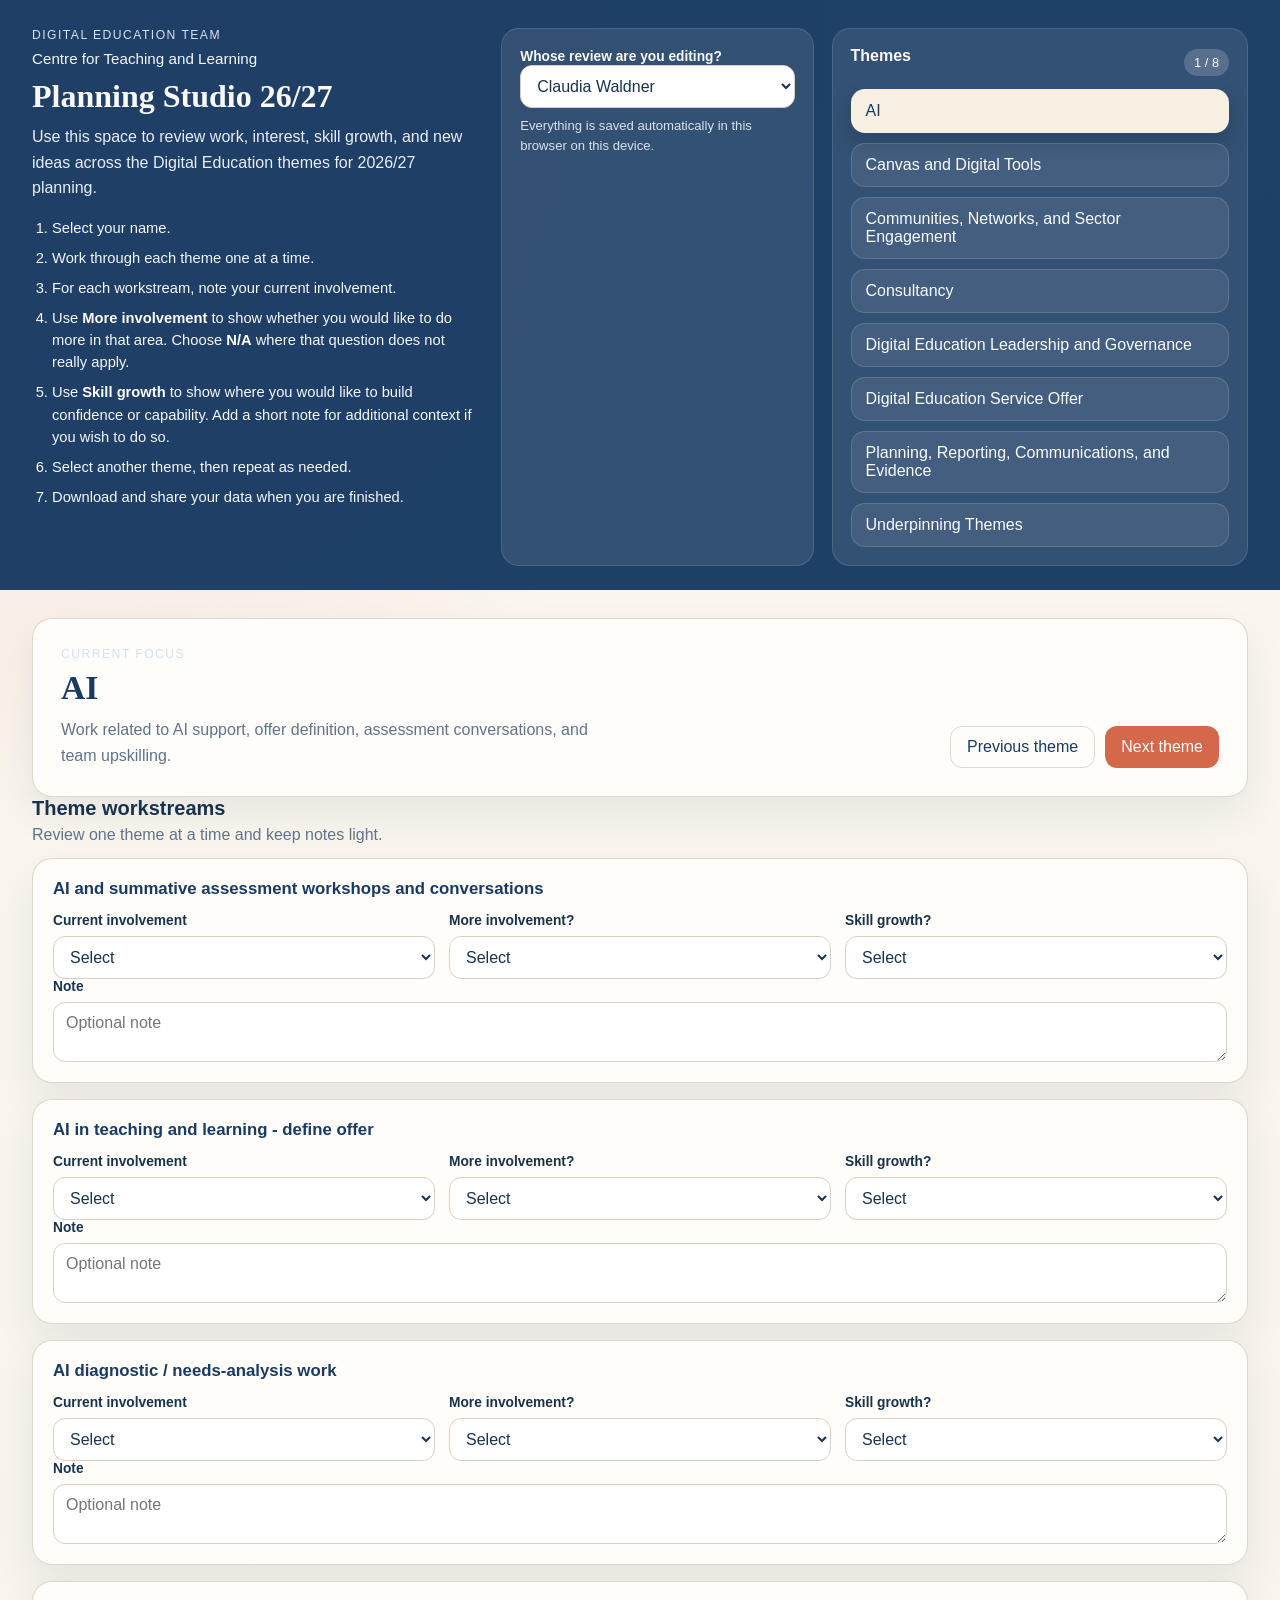
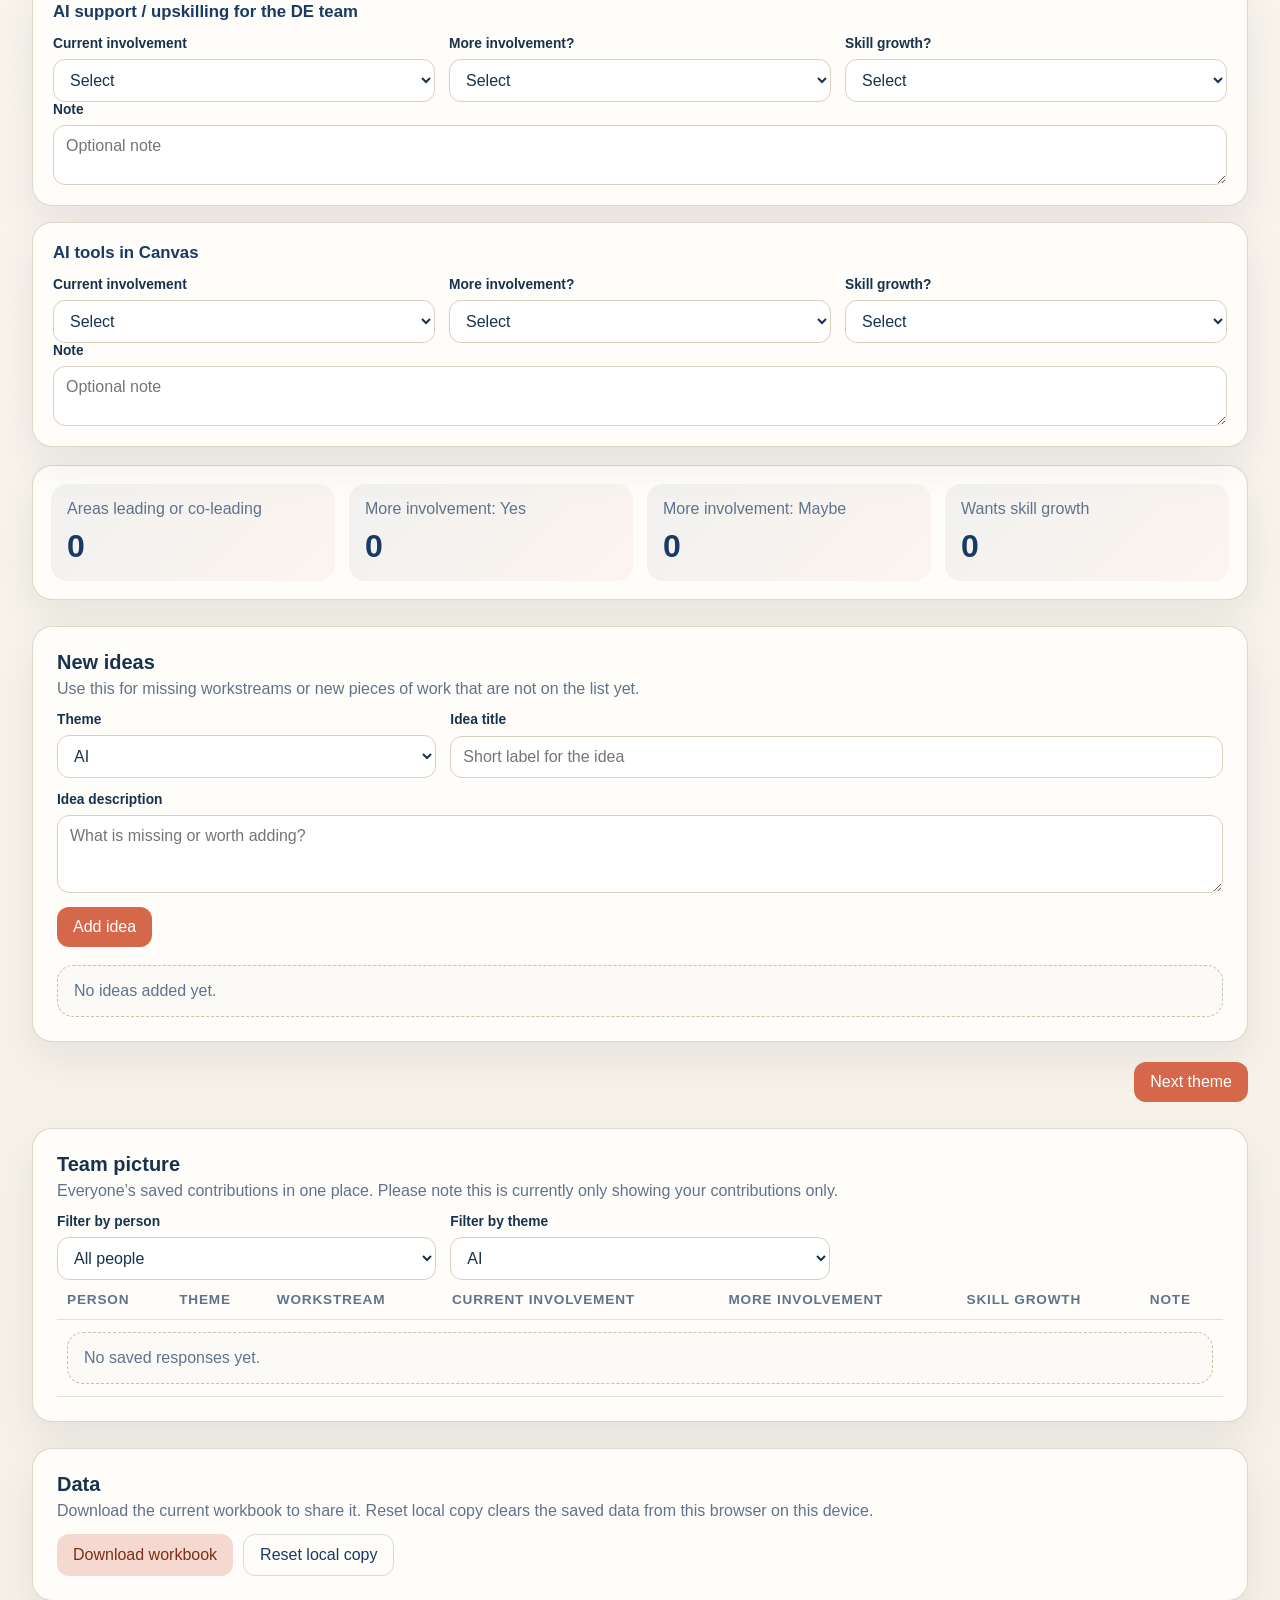
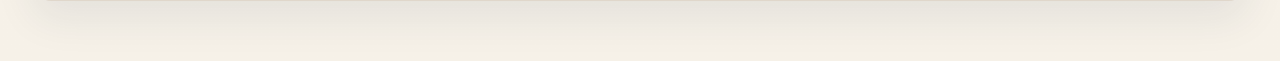
<file: index.html>
<!DOCTYPE html>
<html lang="en">
<head>
  <meta charset="UTF-8">
  <meta name="viewport" content="width=device-width, initial-scale=1.0">
  <title>Digital Education Planning 26/27</title>
  <link rel="stylesheet" href="./styles.css?v=20260706b">
</head>
<body>
  <div class="top-band">
    <div class="top-band-inner">
      <div class="brand-block">
        <p class="eyebrow">Digital Education Team</p>
        <p class="brand-subtitle">Centre for Teaching and Learning</p>
        <h1>Planning Studio 26/27</h1>
        <p class="intro">
          Use this space to review work, interest, skill growth, and new ideas across the Digital Education themes for 2026/27 planning.
        </p>
        <ol class="instruction-list">
          <li>Select your name.</li>
          <li>Work through each theme one at a time.</li>
          <li>For each workstream, note your current involvement.</li>
          <li>Use <strong>More involvement</strong> to show whether you would like to do more in that area. Choose <strong>N/A</strong> where that question does not really apply.</li>
          <li>Use <strong>Skill growth</strong> to show where you would like to build confidence or capability. Add a short note for additional context if you wish to do so.</li>
          <li>Select another theme, then repeat as needed.</li>
          <li>Download and share your data when you are finished.</li>
        </ol>
      </div>

      <section class="top-panel top-panel-person">
        <label class="field-label" for="personSelect">Whose review are you editing?</label>
        <select id="personSelect"></select>
        <p class="helper-text">Everything is saved automatically in this browser on this device.</p>
      </section>

      <section class="top-panel top-panel-themes">
        <div class="panel-title-row">
          <h2>Themes</h2>
          <span id="themeProgress" class="badge"></span>
        </div>
        <nav id="themeNav" class="theme-nav"></nav>
      </section>
    </div>
  </div>

  <main class="main-content">
      <header class="hero">
        <div>
          <p class="eyebrow">Current focus</p>
          <h2 id="themeTitle"></h2>
          <p id="themeDescription" class="hero-copy"></p>
        </div>
        <div class="hero-actions">
          <button id="prevThemeBtn" class="ghost-button">Previous theme</button>
          <button id="nextThemeBtn" class="primary-button">Next theme</button>
        </div>
      </header>

      <section>
        <div class="section-heading">
          <h3>Theme workstreams</h3>
          <p>Review one theme at a time and keep notes light.</p>
        </div>
        <div id="workstreamList" class="workstream-list"></div>
      </section>

      <section class="summary-strip">
        <article class="summary-card">
          <span class="summary-label">Areas leading or co-leading</span>
          <strong id="leadingCount">0</strong>
        </article>
        <article class="summary-card">
          <span class="summary-label">More involvement: Yes</span>
          <strong id="interestYesCount">0</strong>
        </article>
        <article class="summary-card">
          <span class="summary-label">More involvement: Maybe</span>
          <strong id="interestMaybeCount">0</strong>
        </article>
        <article class="summary-card">
          <span class="summary-label">Wants skill growth</span>
          <strong id="skillCount">0</strong>
        </article>
      </section>

      <section class="ideas-section">
        <div class="section-heading">
          <h3>New ideas</h3>
          <p>Use this for missing workstreams or new pieces of work that are not on the list yet.</p>
        </div>

        <form id="ideaForm" class="idea-form">
          <div class="form-row">
            <div class="field">
              <label class="field-label" for="ideaTheme">Theme</label>
              <select id="ideaTheme"></select>
            </div>
            <div class="field field-wide">
              <label class="field-label" for="ideaTitle">Idea title</label>
              <input id="ideaTitle" type="text" maxlength="120" placeholder="Short label for the idea">
            </div>
          </div>
          <div class="field">
            <label class="field-label" for="ideaDescription">Idea description</label>
            <textarea id="ideaDescription" rows="3" placeholder="What is missing or worth adding?"></textarea>
          </div>
          <div class="form-actions">
            <button type="submit" class="primary-button">Add idea</button>
          </div>
        </form>

        <div id="ideasList" class="ideas-list"></div>
      </section>

      <section class="footer-theme-nav">
        <div class="button-stack">
          <button id="nextThemeBtnBottom" class="primary-button">Next theme</button>
        </div>
      </section>

      <section class="team-section">
        <div class="section-heading">
          <h3>Team picture</h3>
          <p>Everyone’s saved contributions in one place. Please note this is currently only showing your contributions only.</p>
        </div>

        <div class="filters">
          <div class="field">
            <label class="field-label" for="teamFilterPerson">Filter by person</label>
            <select id="teamFilterPerson"></select>
          </div>
          <div class="field">
            <label class="field-label" for="teamFilterTheme">Filter by theme</label>
            <select id="teamFilterTheme"></select>
          </div>
        </div>

        <div class="table-wrap">
          <table>
            <thead>
              <tr>
                <th>Person</th>
                <th>Theme</th>
                <th>Workstream</th>
                <th>Current involvement</th>
                <th>More involvement</th>
                <th>Skill growth</th>
                <th>Note</th>
              </tr>
            </thead>
            <tbody id="teamTableBody"></tbody>
          </table>
        </div>
      </section>

      <section class="footer-actions">
        <div class="section-heading">
          <h3>Data</h3>
          <p>Download the current workbook to share it. Reset local copy clears the saved data from this browser on this device.</p>
        </div>
        <div class="button-stack">
          <button id="downloadBtn" class="secondary-button">Download workbook</button>
          <button id="resetBtn" class="ghost-button">Reset local copy</button>
        </div>
      </section>
    </main>
  </div>

  <template id="workstreamTemplate">
    <article class="workstream-card">
      <div class="workstream-header">
        <h4 class="workstream-title"></h4>
      </div>
      <div class="card-grid">
        <div class="field">
          <label class="field-label">Current involvement</label>
          <select class="current-select">
            <option value="">Select</option>
            <option value="Not involved">Not involved</option>
            <option value="A little">A little</option>
            <option value="Regularly involved">Regularly involved</option>
            <option value="Leading">Leading or co-leading</option>
          </select>
        </div>
        <div class="field">
          <label class="field-label">More involvement?</label>
          <select class="more-select">
            <option value="">Select</option>
            <option value="Yes">Yes</option>
            <option value="Maybe">Maybe</option>
            <option value="No">No</option>
            <option value="N/A">N/A</option>
          </select>
        </div>
        <div class="field">
          <label class="field-label">Skill growth?</label>
          <select class="skill-select">
            <option value="">Select</option>
            <option value="Yes">Yes</option>
            <option value="Maybe">Maybe</option>
            <option value="No">No</option>
          </select>
        </div>
      </div>
      <div class="field">
        <label class="field-label">Note</label>
        <textarea class="note-input" rows="2" placeholder="Optional note"></textarea>
      </div>
    </article>
  </template>
  <script src="./app.js?v=20260706b"></script>
</body>
</html>
</file>
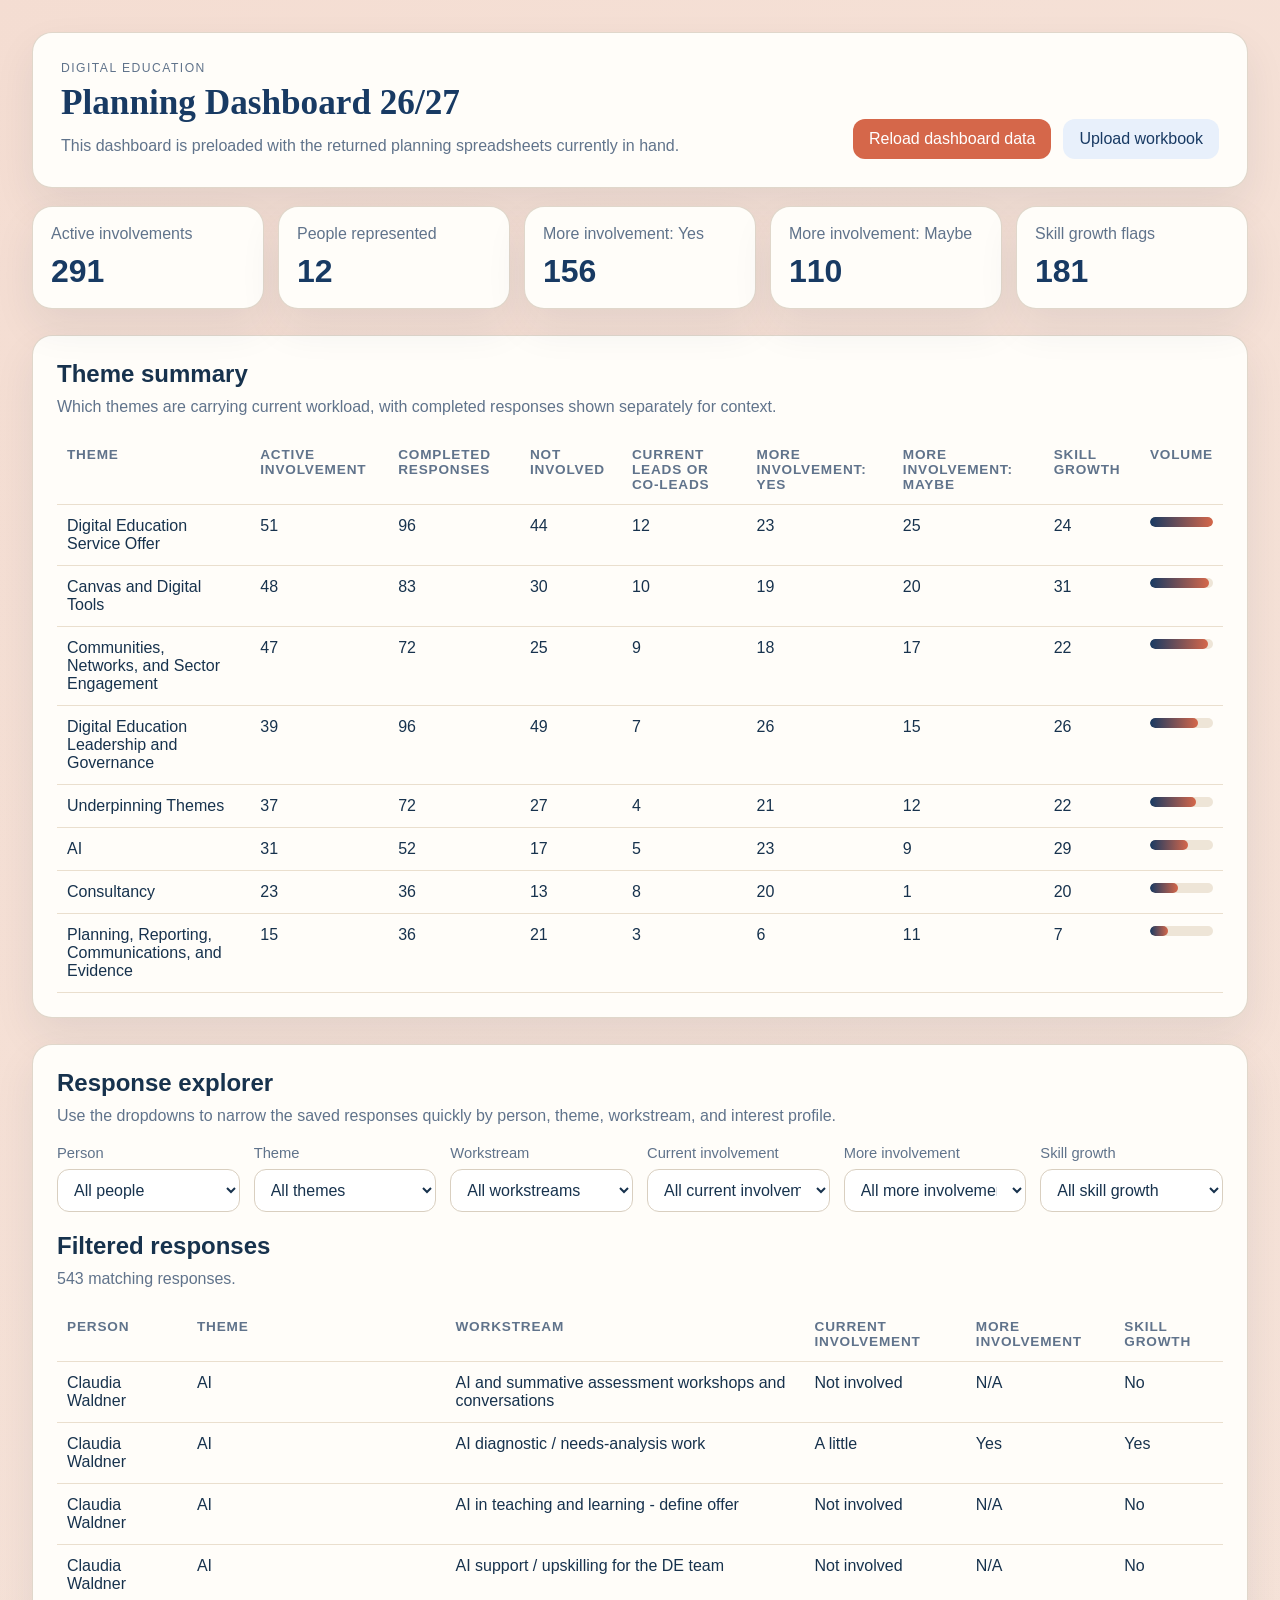
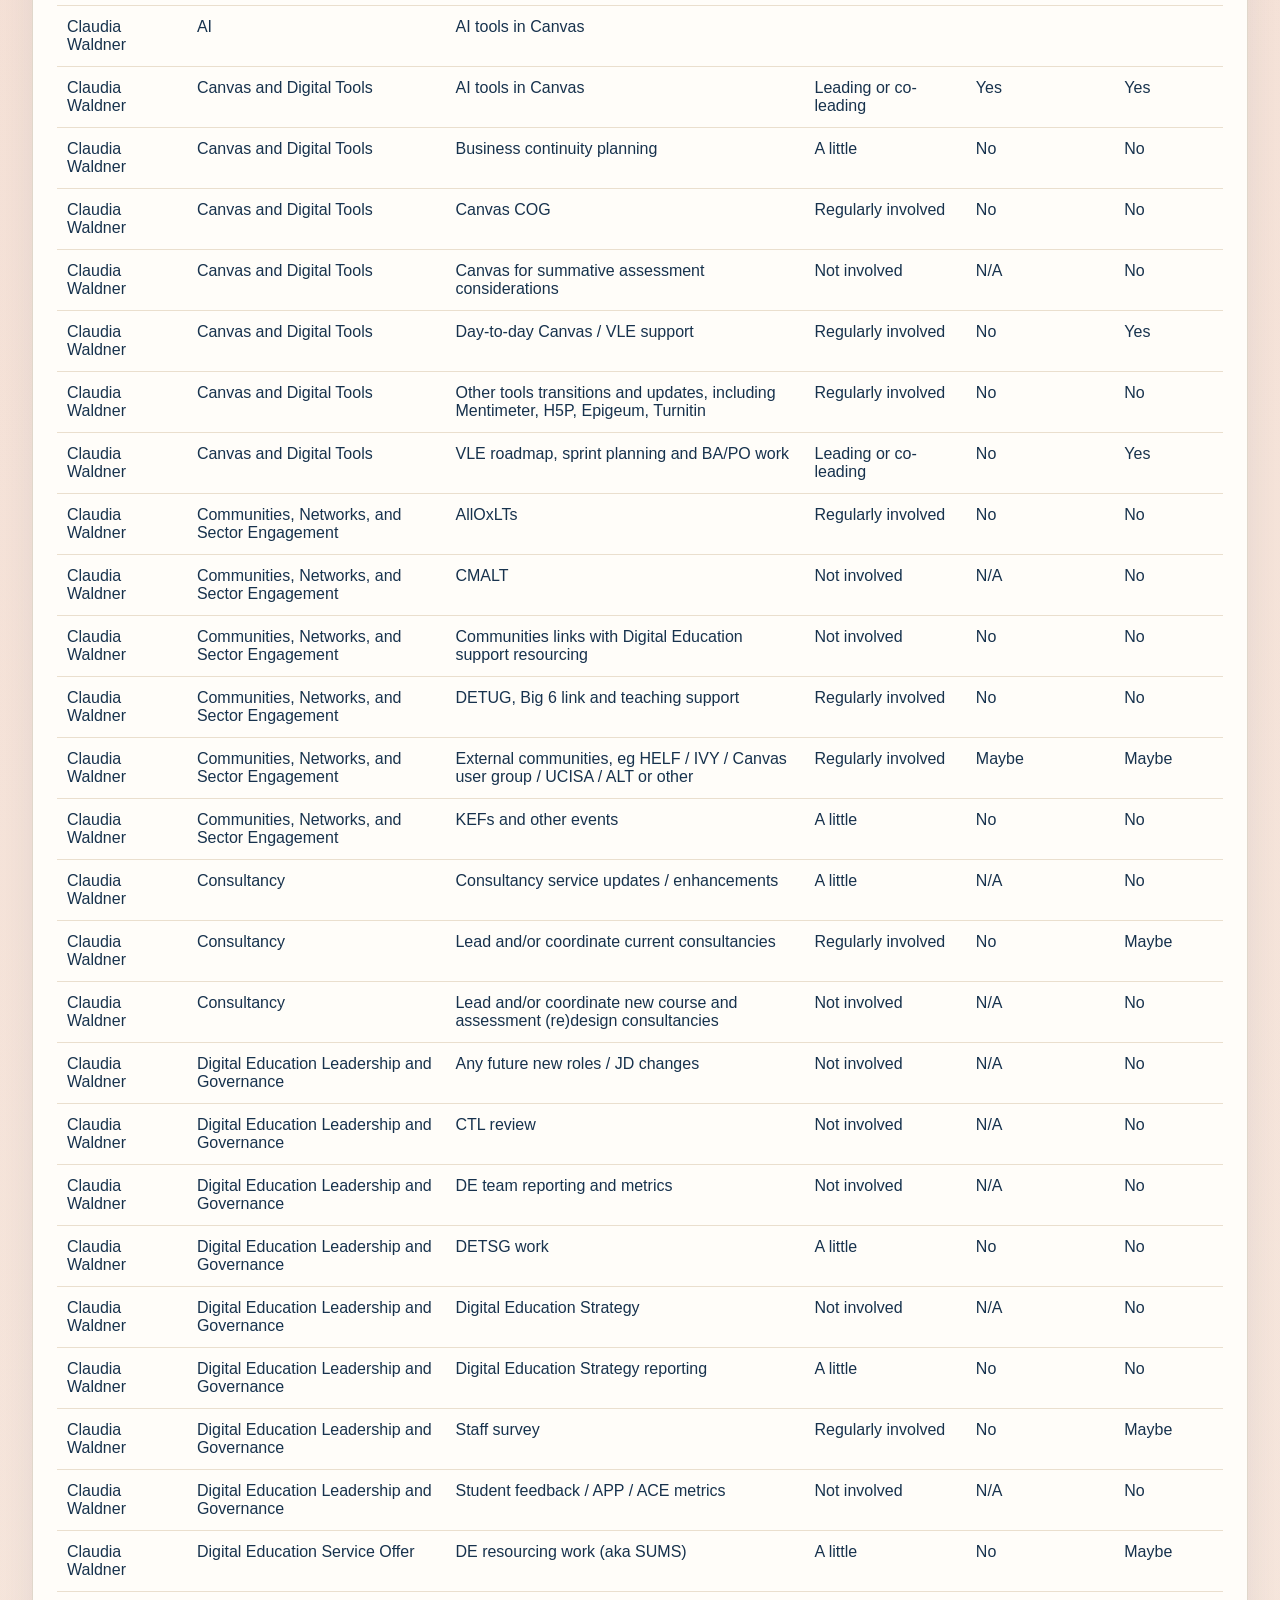
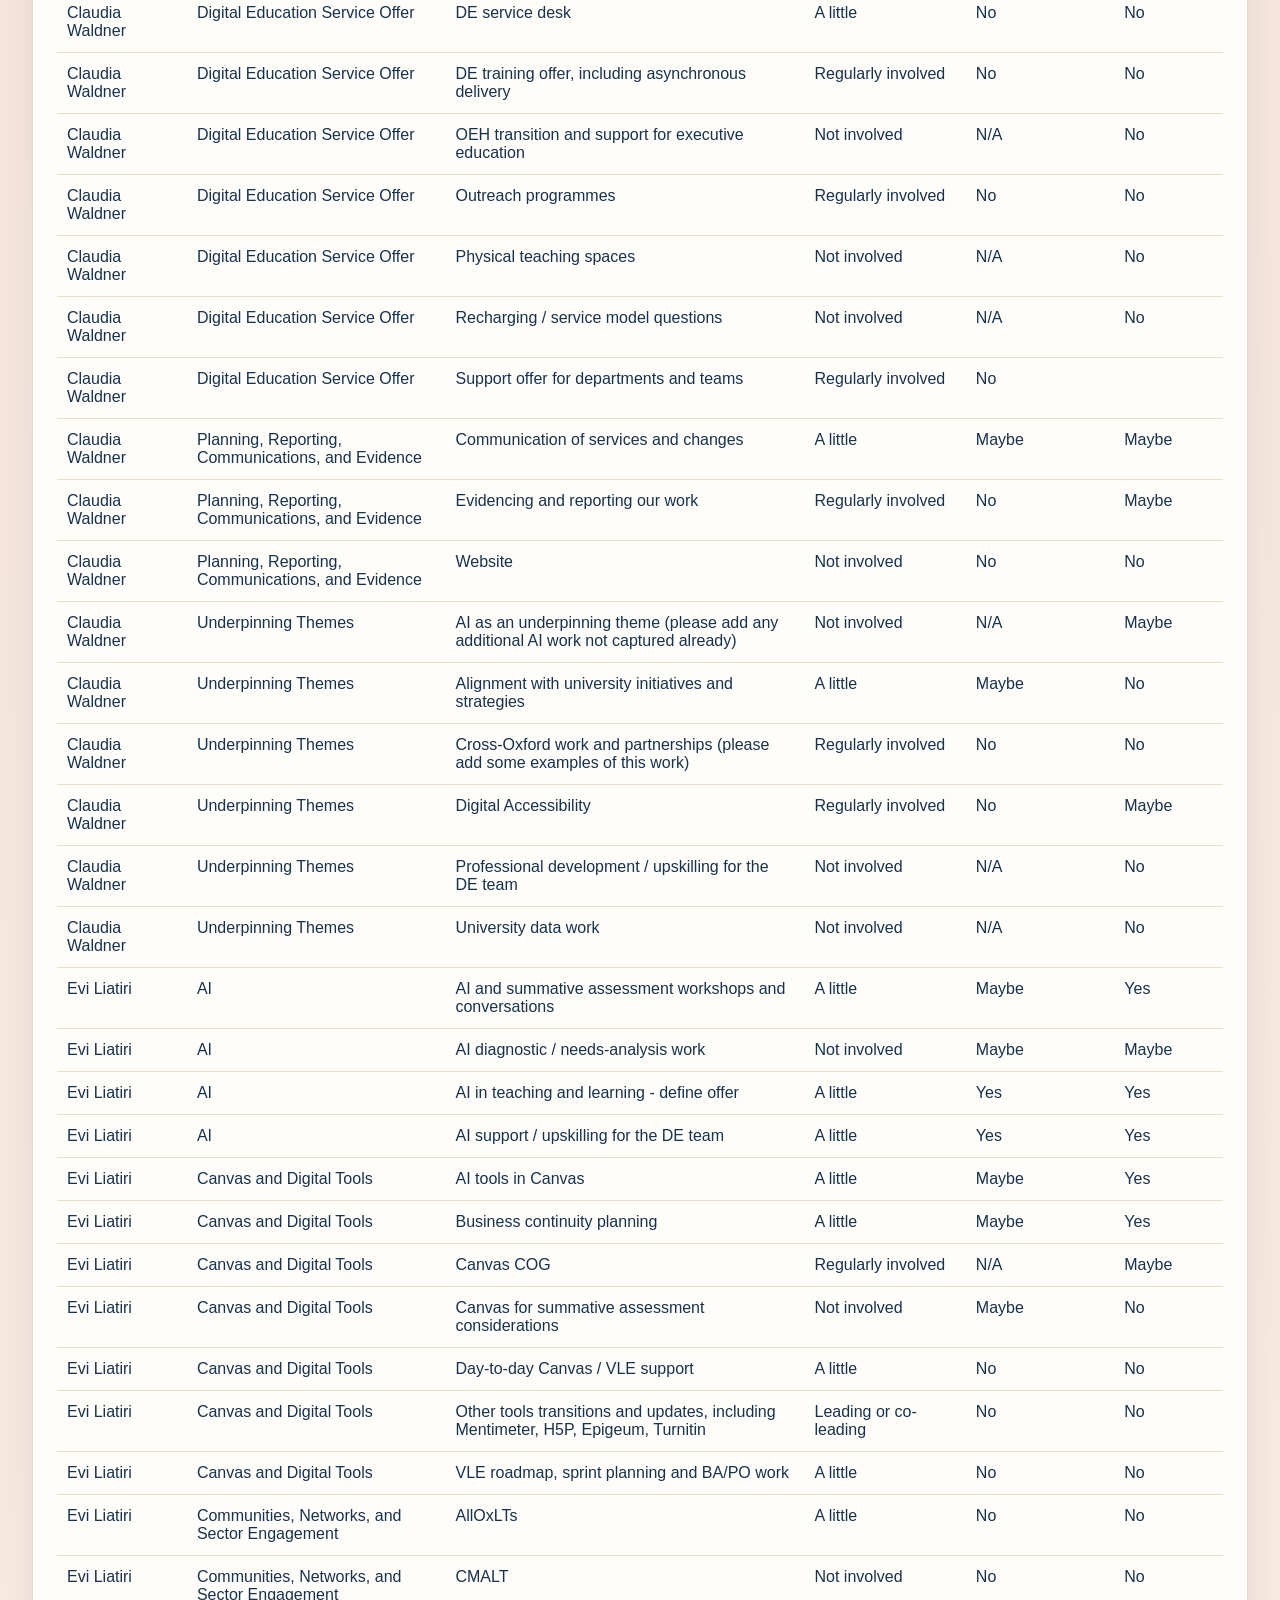
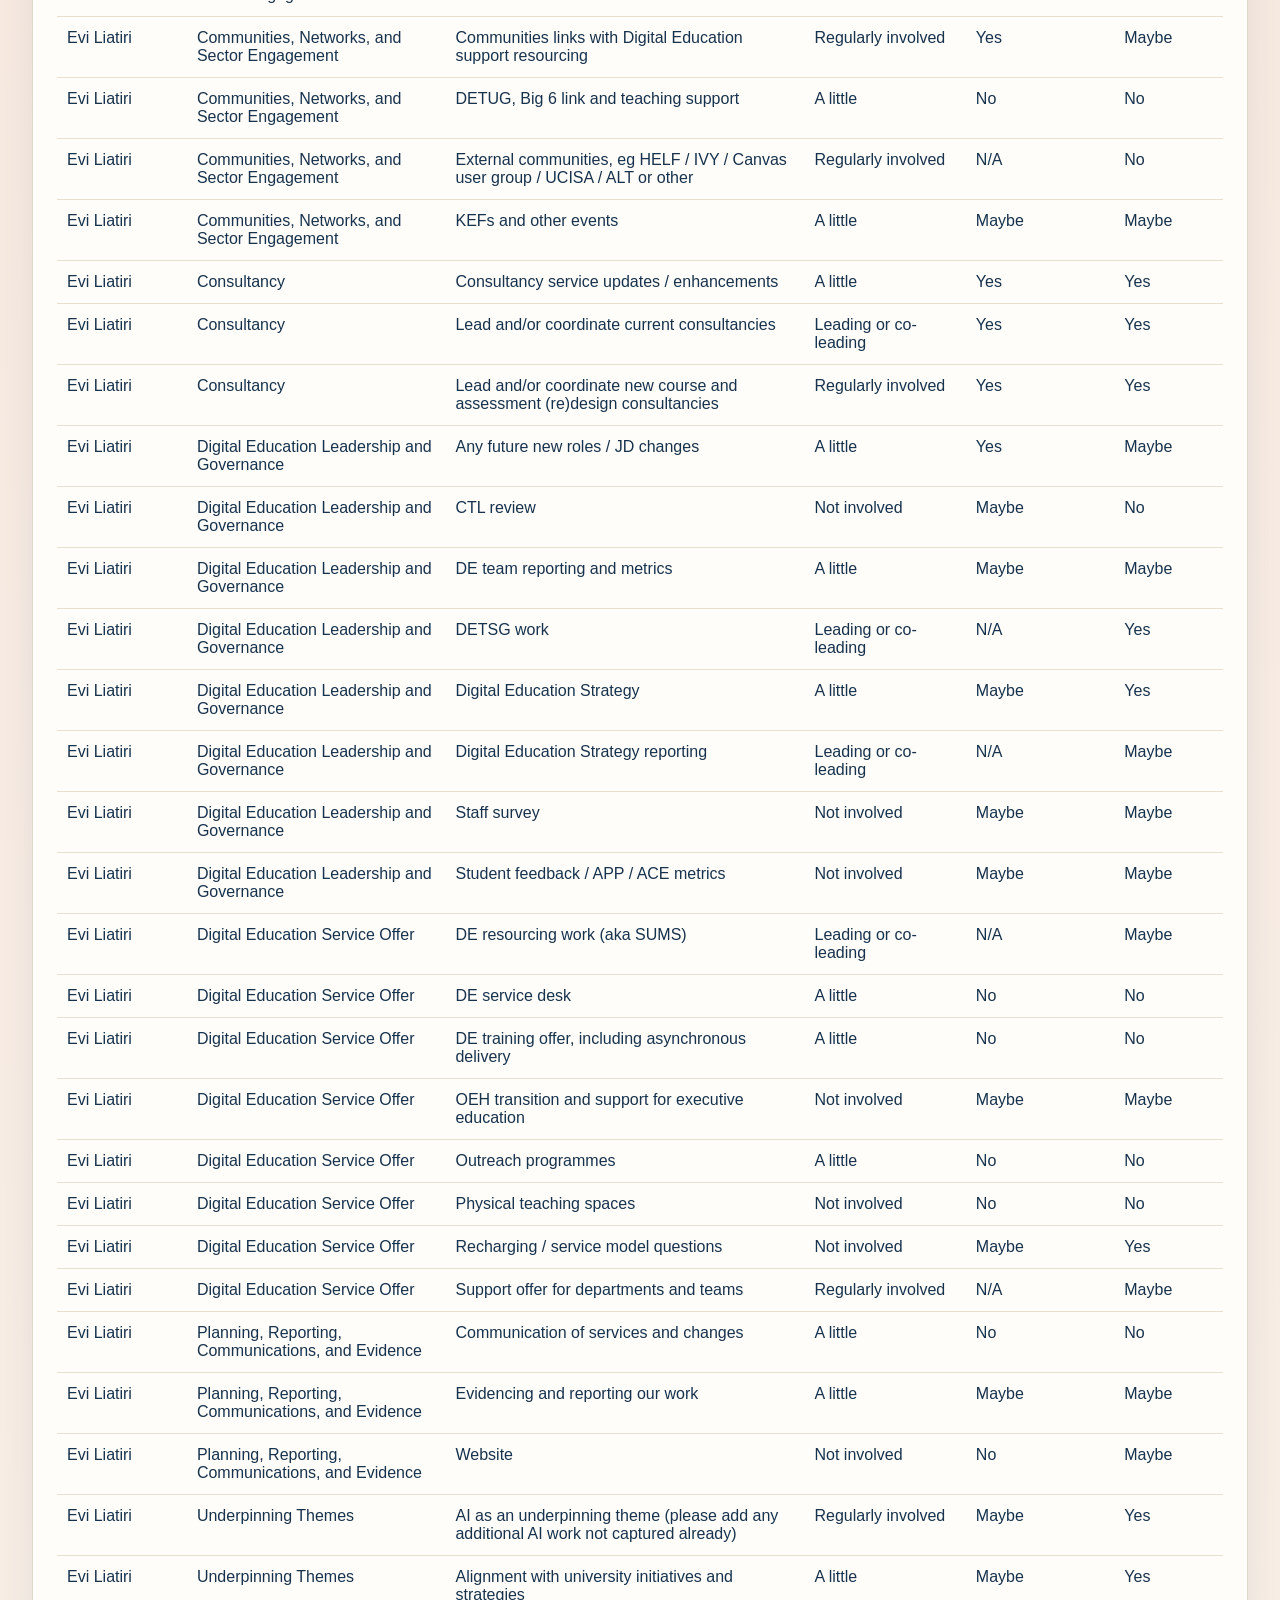
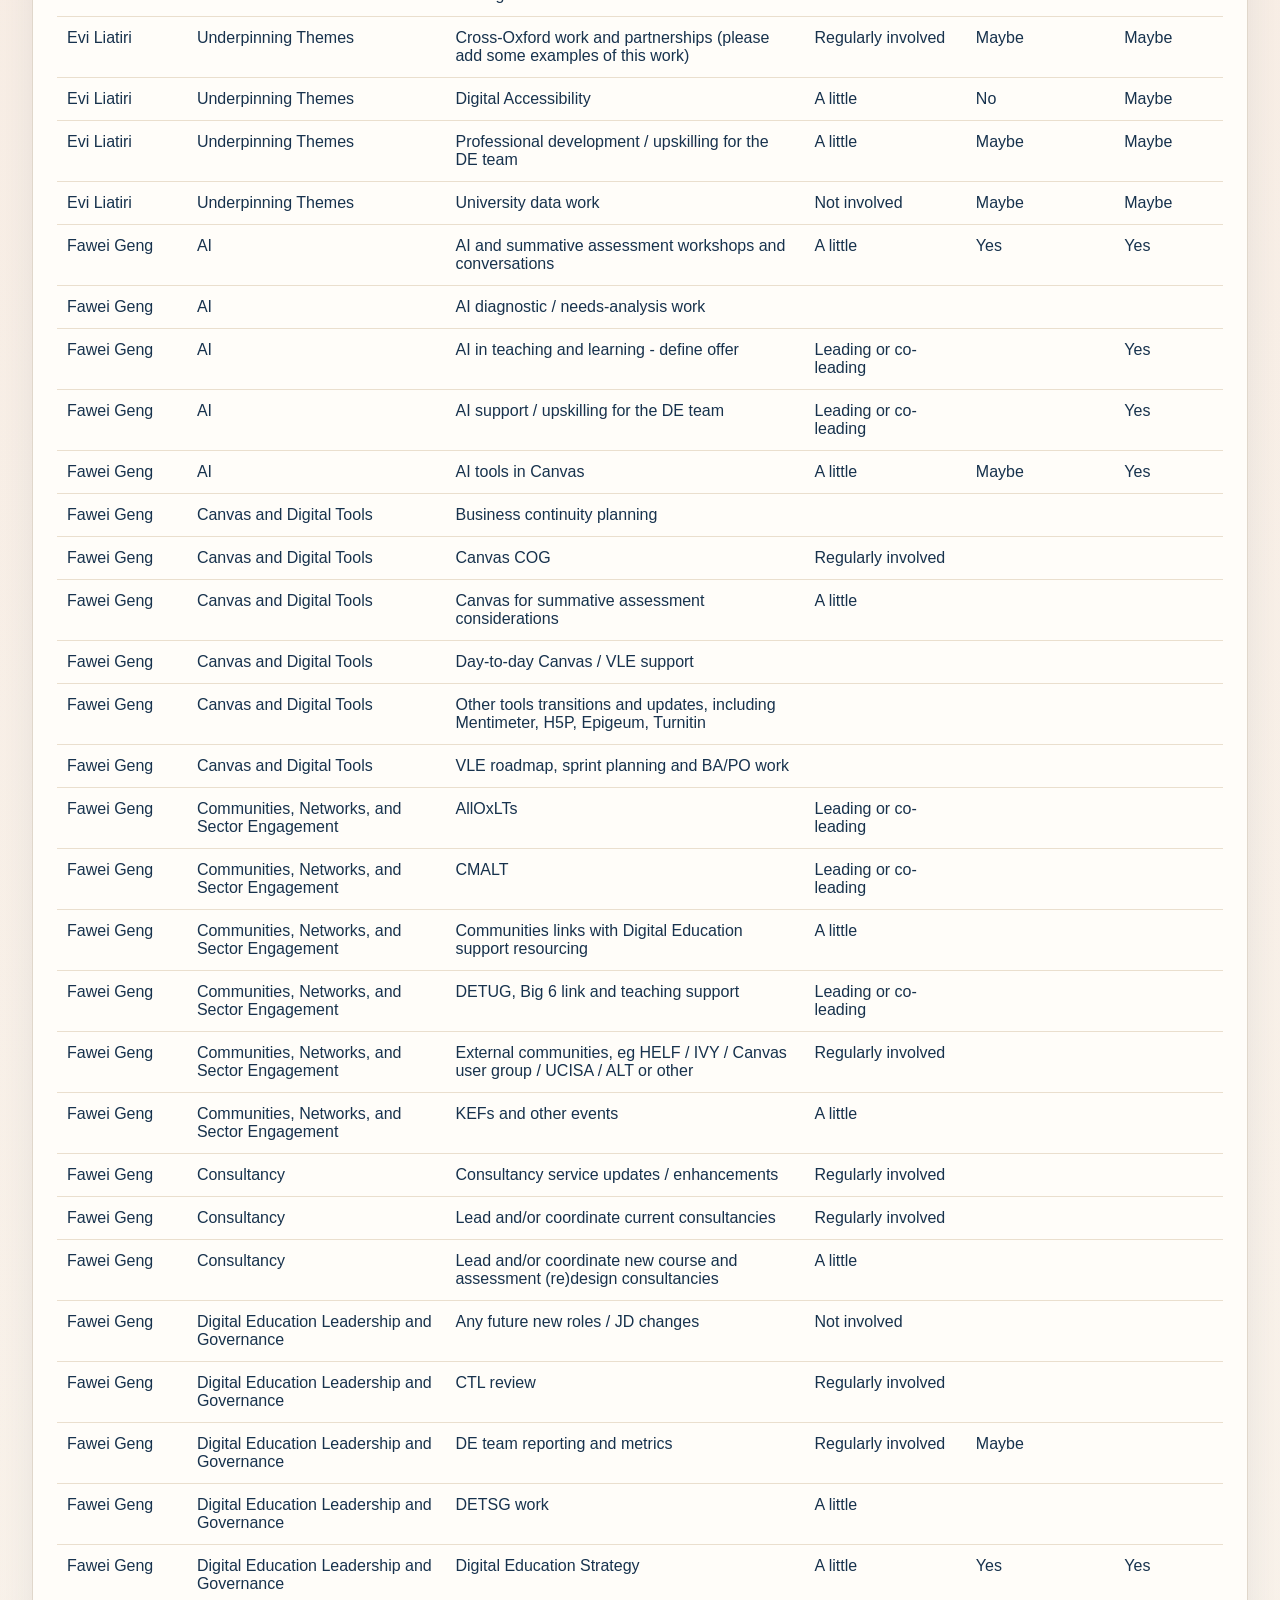
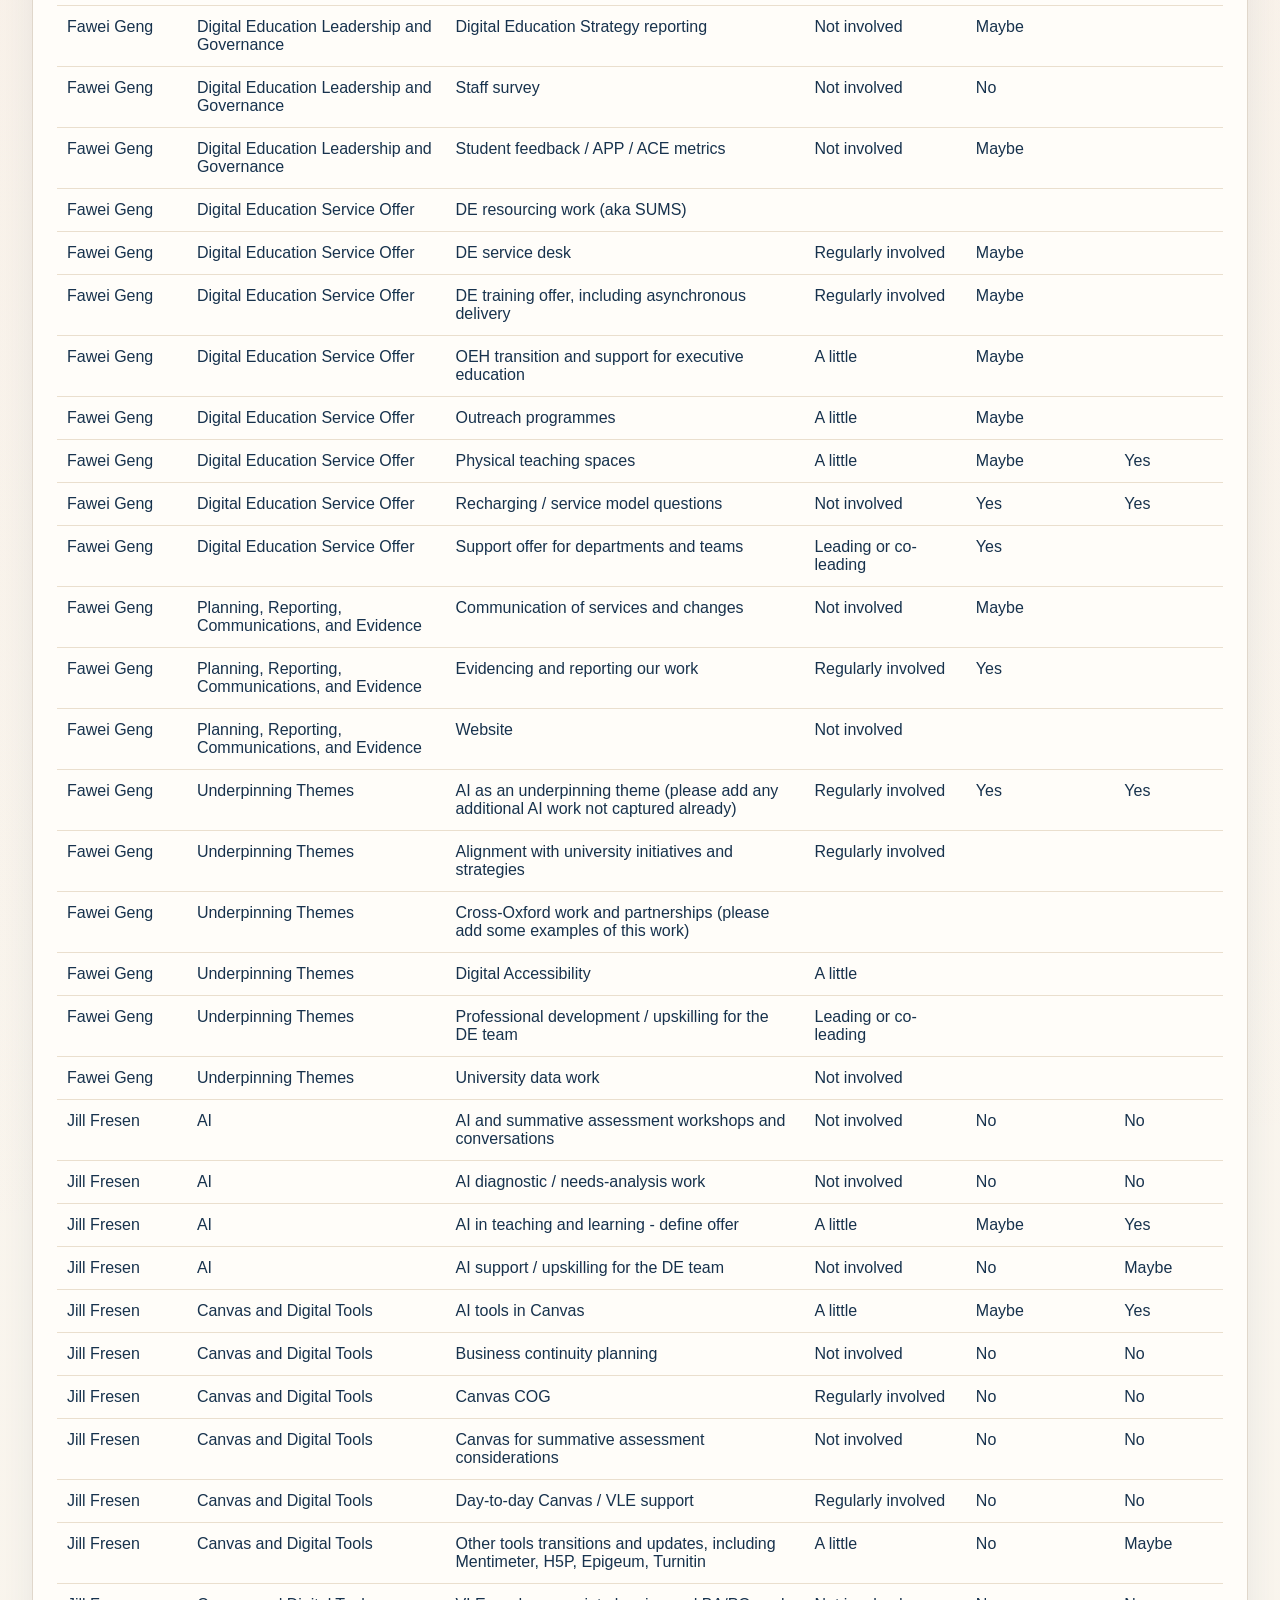
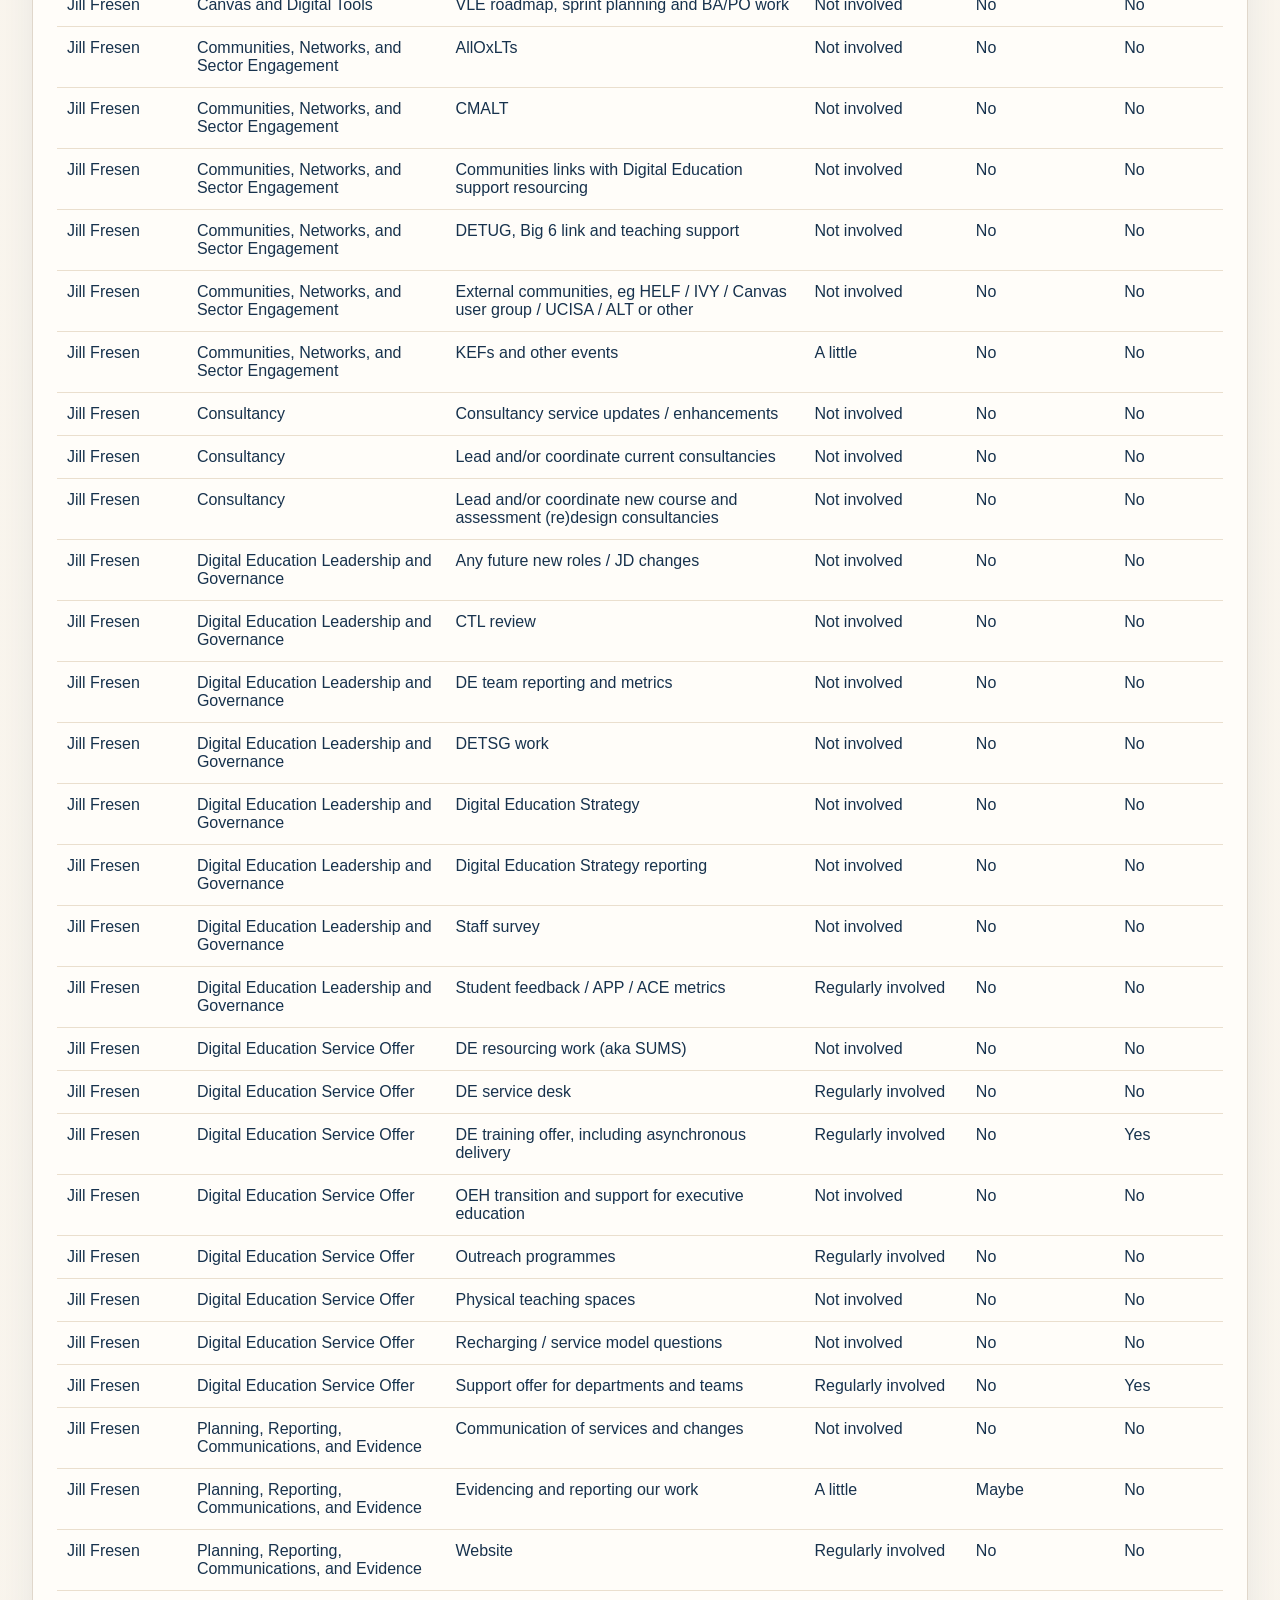
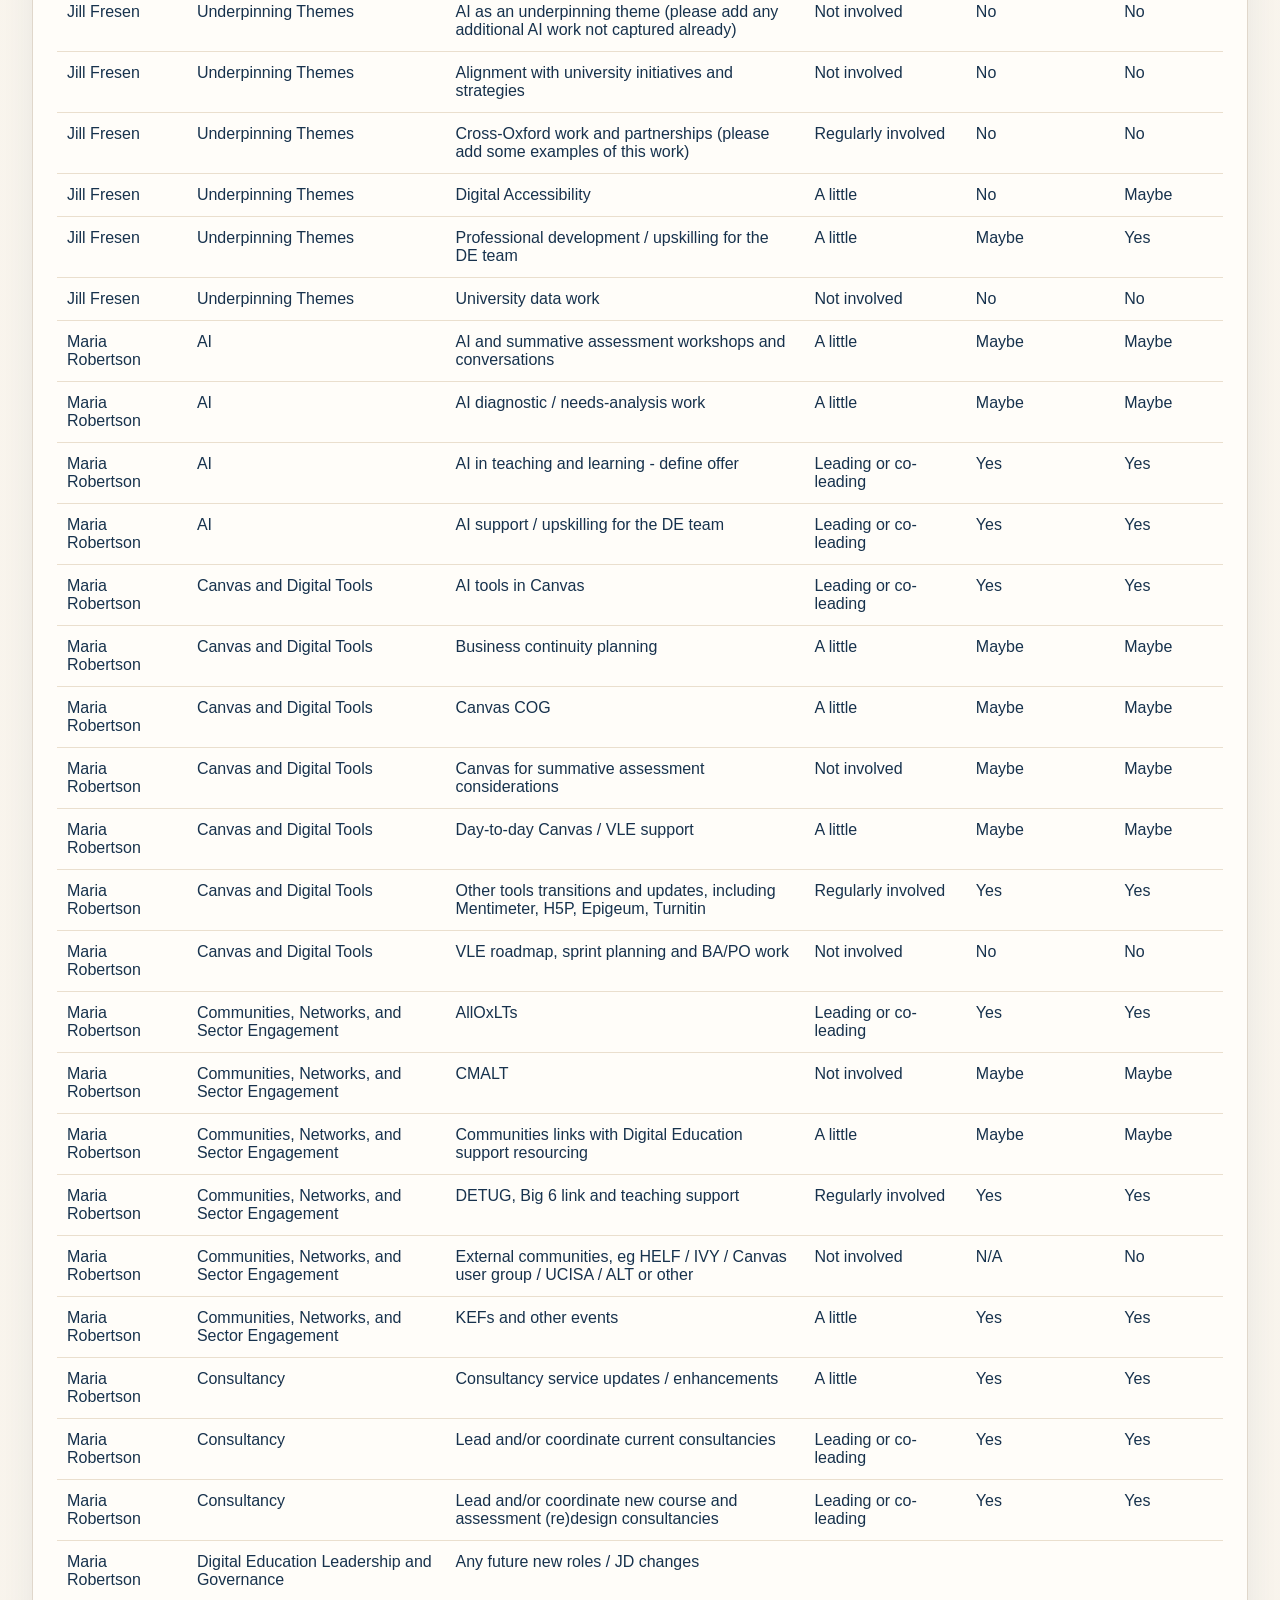
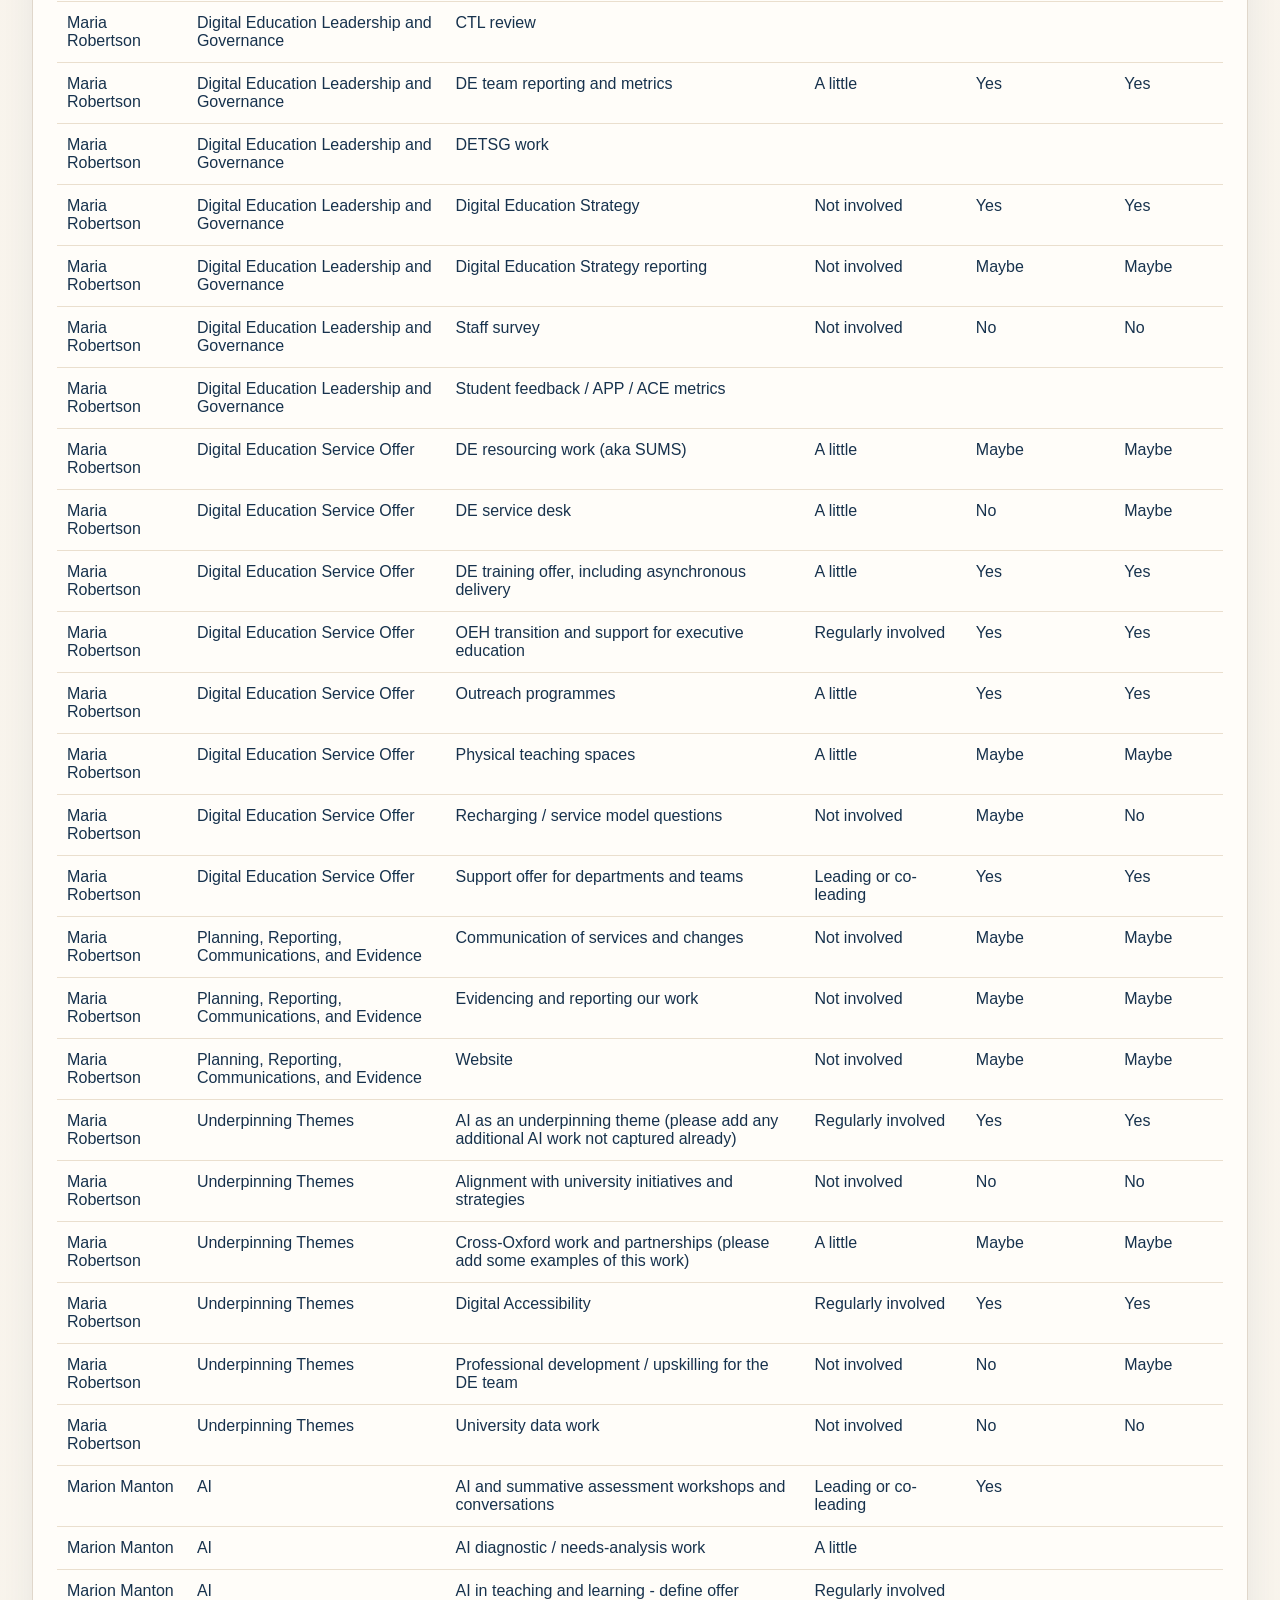
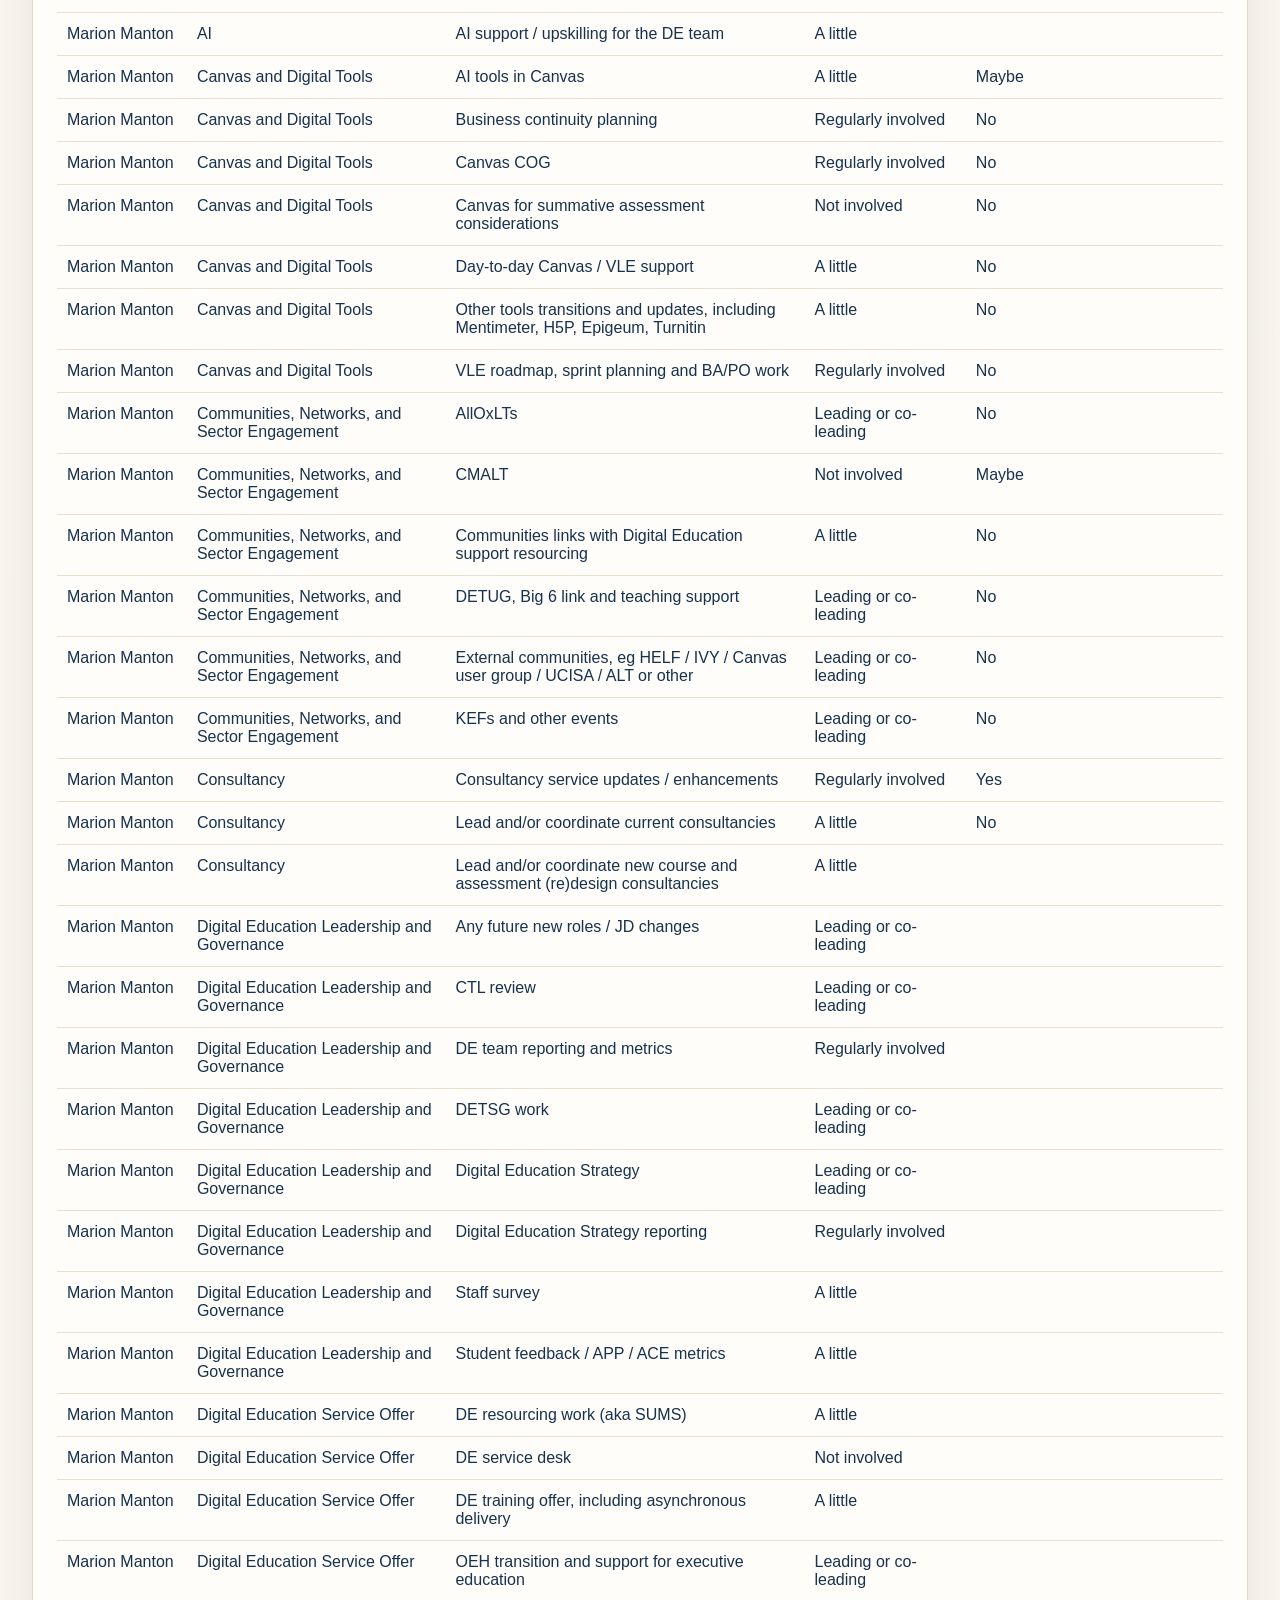
<file: dashboard.html>
<!DOCTYPE html>
<html lang="en">
<head>
  <meta charset="UTF-8">
  <meta name="viewport" content="width=device-width, initial-scale=1.0">
  <title>Digital Education Planning Dashboard</title>
  <link rel="stylesheet" href="./dashboard.css?v=20260706b">
</head>
<body>
  <div class="dashboard-shell">
    <header class="dashboard-hero">
      <div>
        <p class="eyebrow">Digital Education</p>
        <h1>Planning Dashboard 26/27</h1>
        <p class="hero-copy">
          This dashboard is preloaded with the returned planning spreadsheets currently in hand.
        </p>
      </div>
      <div class="hero-actions">
        <button id="loadSampleBtn" class="primary-button">Reload dashboard data</button>
        <label class="upload-label">
          <span>Upload workbook</span>
          <input id="workbookInput" type="file" accept=".xls,.xml">
        </label>
      </div>
    </header>

    <section class="card-grid">
      <article class="metric-card">
        <span class="metric-label">Active involvements</span>
        <strong id="responsesCount">0</strong>
      </article>
      <article class="metric-card">
        <span class="metric-label">People represented</span>
        <strong id="peopleCount">0</strong>
      </article>
      <article class="metric-card">
        <span class="metric-label">More involvement: Yes</span>
        <strong id="interestYesCount">0</strong>
      </article>
      <article class="metric-card">
        <span class="metric-label">More involvement: Maybe</span>
        <strong id="interestMaybeCount">0</strong>
      </article>
      <article class="metric-card">
        <span class="metric-label">Skill growth flags</span>
        <strong id="skillCount">0</strong>
      </article>
    </section>

    <section class="panel">
      <div class="section-heading">
        <h2>Theme summary</h2>
        <p>Which themes are carrying current workload, with completed responses shown separately for context.</p>
      </div>
      <div id="themeSummary" class="summary-table"></div>
    </section>

    <section class="panel">
      <div class="section-heading">
        <h2>Response explorer</h2>
        <p>Use the dropdowns to narrow the saved responses quickly by person, theme, workstream, and interest profile.</p>
      </div>
      <div class="filter-grid">
        <div class="field">
          <label for="filterPersonSelect">Person</label>
          <select id="filterPersonSelect"></select>
        </div>
        <div class="field">
          <label for="filterThemeSelect">Theme</label>
          <select id="filterThemeSelect"></select>
        </div>
        <div class="field">
          <label for="filterWorkstreamSelect">Workstream</label>
          <select id="filterWorkstreamSelect"></select>
        </div>
        <div class="field">
          <label for="filterCurrentSelect">Current involvement</label>
          <select id="filterCurrentSelect"></select>
        </div>
        <div class="field">
          <label for="filterMoreSelect">More involvement</label>
          <select id="filterMoreSelect"></select>
        </div>
        <div class="field">
          <label for="filterSkillSelect">Skill growth</label>
          <select id="filterSkillSelect"></select>
        </div>
      </div>
      <div id="responseExplorer" class="summary-table"></div>
    </section>

    <section class="panel">
      <div class="section-heading">
        <h2>Person summary</h2>
        <p>A quick view of who is currently active, who is already leading or co-leading, and where extra interest is clustering.</p>
      </div>
      <div id="personSummary" class="summary-table"></div>
    </section>

    <section class="panel">
      <div class="section-heading">
        <h2>People by current workstreams</h2>
        <p>A detailed view of the workstreams each person is leading, regularly involved in, or touching a little.</p>
      </div>
      <div id="currentWorkstreamsSummary" class="summary-table"></div>
    </section>

    <section class="panel">
      <div class="section-heading">
        <h2>Ideas</h2>
        <p>New ideas suggested outside the current workstream list.</p>
      </div>
      <div id="ideasSummary" class="ideas-table"></div>
    </section>
  </div>

  <script src="./dashboard-data.js?v=20260721a"></script>
  <script src="./dashboard.js?v=20260715b"></script>
</body>
</html>
</file>
<file: styles.css>
:root {
  --bg: #f6f1e8;
  --panel: #fffdf9;
  --ink: #17324d;
  --muted: #60738b;
  --line: #d9cfc0;
  --navy: #183a63;
  --coral: #d5674a;
  --green: #2d7d63;
  --amber: #d59c2c;
  --shadow: 0 18px 40px rgba(25, 49, 79, 0.08);
  --radius: 20px;
}

* {
  box-sizing: border-box;
}

body {
  margin: 0;
  font-family: Aptos, "Segoe UI", sans-serif;
  color: var(--ink);
  background:
    radial-gradient(circle at top left, rgba(213, 103, 74, 0.18), transparent 24%),
    linear-gradient(180deg, #fbf7f0 0%, var(--bg) 100%);
}

button,
input,
select,
textarea {
  font: inherit;
}

.page-shell {
  min-height: 100vh;
}

.top-band {
  background: rgba(24, 58, 99, 0.97);
  color: #f9f7f2;
  padding: 28px 32px 24px;
}

.top-band-inner {
  max-width: 1320px;
  margin: 0 auto;
  display: grid;
  grid-template-columns: minmax(320px, 1.3fr) minmax(260px, 0.9fr) minmax(320px, 1.2fr);
  gap: 18px;
  align-items: start;
}

.brand-block h1 {
  font-family: Georgia, serif;
  font-size: 2rem;
  line-height: 1.1;
  margin: 0 0 10px;
}

.eyebrow {
  margin: 0 0 8px;
  text-transform: uppercase;
  letter-spacing: 0.12em;
  font-size: 0.76rem;
  color: #d5e2f2;
}

.brand-subtitle {
  margin: 0 0 12px;
  font-size: 0.95rem;
  color: #f4f7fb;
}

.intro {
  margin: 0 0 16px;
  line-height: 1.6;
  color: #e8eef8;
}

.instruction-list {
  margin: 0;
  padding-left: 20px;
  display: grid;
  gap: 8px;
  line-height: 1.5;
  color: #f4f7fb;
  font-size: 0.92rem;
}

.instruction-list strong {
  color: #ffffff;
}

.panel,
.top-panel {
  padding: 18px;
  border-radius: 18px;
  background: rgba(255, 255, 255, 0.09);
  border: 1px solid rgba(255, 255, 255, 0.12);
}

.panel h2,
.panel-title-row h2 {
  margin: 0 0 12px;
  font-size: 1rem;
}

.top-panel {
  min-height: 100%;
}

.panel-title-row {
  display: flex;
  align-items: center;
  justify-content: space-between;
  gap: 12px;
  margin-bottom: 12px;
}

.badge {
  padding: 6px 10px;
  border-radius: 999px;
  background: rgba(255, 255, 255, 0.18);
  font-size: 0.8rem;
}

.field,
.panel label {
  display: grid;
  gap: 8px;
}

.field-label {
  font-size: 0.86rem;
  font-weight: 700;
}

.helper-text {
  margin: 8px 0 0;
  font-size: 0.82rem;
  line-height: 1.5;
  color: #d8e2f0;
}

select,
input,
textarea {
  width: 100%;
  border: 1px solid var(--line);
  border-radius: 12px;
  background: #fff;
  padding: 11px 12px;
  color: var(--ink);
}

textarea {
  resize: vertical;
}

.theme-nav {
  display: grid;
  gap: 10px;
}

.theme-nav button {
  width: 100%;
  text-align: left;
  border: 1px solid rgba(255, 255, 255, 0.14);
  background: rgba(255, 255, 255, 0.08);
  color: #f8fbff;
  padding: 12px 14px;
  border-radius: 14px;
  cursor: pointer;
}

.theme-nav button.active {
  background: #f7efe2;
  color: var(--navy);
  border-color: transparent;
  box-shadow: 0 10px 20px rgba(8, 21, 39, 0.18);
}

.top-panel-person,
.top-panel-themes {
  align-self: stretch;
}

.button-stack,
.hero-actions,
.form-actions {
  display: flex;
  flex-wrap: wrap;
  gap: 10px;
}

.primary-button,
.secondary-button,
.ghost-button,
.upload-label {
  border-radius: 12px;
  padding: 11px 16px;
  border: none;
  cursor: pointer;
  text-decoration: none;
  display: inline-flex;
  align-items: center;
  justify-content: center;
}

.primary-button {
  background: var(--coral);
  color: white;
}

.secondary-button {
  background: #f5d9d0;
  color: #7b2f16;
}

.ghost-button {
  background: transparent;
  border: 1px solid rgba(24, 58, 99, 0.18);
  color: var(--navy);
}

.upload-label {
  background: #e8f0fb;
  color: var(--navy);
  position: relative;
  overflow: hidden;
}

.upload-label input {
  position: absolute;
  inset: 0;
  opacity: 0;
  cursor: pointer;
}

.main-content {
  max-width: 1320px;
  margin: 0 auto;
  padding: 28px 32px 60px;
}

.hero,
.summary-strip,
.workstream-card,
.ideas-section,
.team-section,
.footer-actions {
  background: var(--panel);
  border: 1px solid rgba(217, 207, 192, 0.8);
  border-radius: var(--radius);
  box-shadow: var(--shadow);
}

.hero {
  display: flex;
  justify-content: space-between;
  align-items: end;
  gap: 20px;
  padding: 28px;
}

.hero h2 {
  margin: 0 0 10px;
  font-family: Georgia, serif;
  font-size: 2.1rem;
  color: var(--navy);
}

.hero-copy {
  margin: 0;
  color: var(--muted);
  max-width: 60ch;
  line-height: 1.6;
}

.summary-strip {
  display: grid;
  grid-template-columns: repeat(auto-fit, minmax(180px, 1fr));
  gap: 14px;
  margin: 18px 0 26px;
  padding: 18px;
}

.summary-card {
  padding: 16px;
  border-radius: 16px;
  background: linear-gradient(135deg, rgba(24, 58, 99, 0.06), rgba(213, 103, 74, 0.06));
}

.summary-label {
  display: block;
  color: var(--muted);
  margin-bottom: 10px;
}

.summary-card strong {
  font-size: 2rem;
  color: var(--navy);
}

.section-heading {
  margin: 0 0 14px;
}

.section-heading h3 {
  margin: 0 0 6px;
  font-size: 1.25rem;
}

.section-heading p {
  margin: 0;
  color: var(--muted);
}

.workstream-list {
  display: grid;
  gap: 16px;
}

.workstream-card {
  padding: 20px;
}

.workstream-title {
  margin: 0;
  font-size: 1.05rem;
  color: var(--navy);
}

.workstream-header {
  margin-bottom: 14px;
}

.card-grid,
.form-row,
.filters {
  display: grid;
  grid-template-columns: repeat(3, minmax(0, 1fr));
  gap: 14px;
}

.field-wide {
  grid-column: span 2;
}

.ideas-section,
.team-section,
.footer-actions {
  margin-top: 26px;
  padding: 24px;
}

.footer-theme-nav {
  display: flex;
  justify-content: flex-end;
  margin-top: 20px;
}

.idea-form {
  display: grid;
  gap: 14px;
}

.ideas-list {
  margin-top: 18px;
  display: grid;
  gap: 12px;
}

.idea-card {
  padding: 14px 16px;
  background: #fbf8f3;
  border: 1px solid #eadfce;
  border-radius: 16px;
}

.idea-meta {
  display: flex;
  gap: 10px;
  flex-wrap: wrap;
  margin-bottom: 8px;
  color: var(--muted);
  font-size: 0.85rem;
}

.table-wrap {
  overflow-x: auto;
}

table {
  width: 100%;
  border-collapse: collapse;
}

th,
td {
  padding: 12px 10px;
  text-align: left;
  border-bottom: 1px solid #eadfce;
  vertical-align: top;
}

th {
  font-size: 0.85rem;
  text-transform: uppercase;
  letter-spacing: 0.06em;
  color: var(--muted);
}

.empty-state {
  padding: 16px;
  border: 1px dashed #cfbea8;
  border-radius: 16px;
  color: var(--muted);
  background: #fcfaf6;
}

@media (max-width: 1100px) {
  .top-band-inner {
    grid-template-columns: 1fr;
  }

  .summary-strip,
  .card-grid,
  .form-row,
  .filters {
    grid-template-columns: 1fr;
  }

  .field-wide {
    grid-column: auto;
  }

  .hero {
    flex-direction: column;
    align-items: stretch;
  }
}
</file>
<file: dashboard.css>
:root {
  --bg: #f6f1e8;
  --panel: #fffdf9;
  --ink: #17324d;
  --muted: #60738b;
  --line: #d9cfc0;
  --navy: #183a63;
  --coral: #d5674a;
  --shadow: 0 18px 40px rgba(25, 49, 79, 0.08);
  --radius: 20px;
}

* { box-sizing: border-box; }

body {
  margin: 0;
  font-family: Aptos, "Segoe UI", sans-serif;
  background:
    radial-gradient(circle at top left, rgba(213, 103, 74, 0.18), transparent 24%),
    linear-gradient(180deg, #fbf7f0 0%, var(--bg) 100%);
  color: var(--ink);
}

.dashboard-shell {
  max-width: 1320px;
  margin: 0 auto;
  padding: 32px 32px 60px;
}

.dashboard-hero,
.panel,
.metric-card {
  background: var(--panel);
  border: 1px solid rgba(217, 207, 192, 0.8);
  border-radius: var(--radius);
  box-shadow: var(--shadow);
}

.dashboard-hero {
  padding: 28px;
  display: flex;
  justify-content: space-between;
  align-items: end;
  gap: 24px;
}

.eyebrow {
  margin: 0 0 8px;
  text-transform: uppercase;
  letter-spacing: 0.12em;
  font-size: 0.76rem;
  color: var(--muted);
}

h1 {
  margin: 0 0 10px;
  font-family: Georgia, serif;
  font-size: 2.2rem;
  color: var(--navy);
}

.hero-copy,
.section-heading p {
  margin: 0;
  color: var(--muted);
  line-height: 1.6;
}

.hero-actions {
  display: flex;
  flex-wrap: wrap;
  gap: 12px;
}

.primary-button,
.upload-label {
  border-radius: 12px;
  padding: 11px 16px;
  border: none;
  cursor: pointer;
  display: inline-flex;
  align-items: center;
  justify-content: center;
  text-decoration: none;
  font: inherit;
}

.primary-button {
  background: var(--coral);
  color: white;
}

.upload-label {
  background: #e8f0fb;
  color: var(--navy);
  position: relative;
  overflow: hidden;
}

.upload-label input {
  position: absolute;
  inset: 0;
  opacity: 0;
  cursor: pointer;
}

.card-grid {
  display: grid;
  grid-template-columns: repeat(auto-fit, minmax(180px, 1fr));
  gap: 14px;
  margin: 18px 0 26px;
}

.metric-card {
  padding: 18px;
}

.metric-label {
  display: block;
  color: var(--muted);
  margin-bottom: 10px;
}

.metric-card strong {
  font-size: 2rem;
  color: var(--navy);
}

.panel {
  padding: 24px;
  margin-top: 26px;
}

.section-heading {
  margin-bottom: 16px;
}

.section-heading h2 {
  margin: 0 0 6px;
}

.filter-grid {
  display: grid;
  grid-template-columns: repeat(auto-fit, minmax(180px, 1fr));
  gap: 14px;
  margin-bottom: 20px;
}

.field label {
  display: block;
  margin-bottom: 8px;
  color: var(--muted);
  font-size: 0.92rem;
}

.field select {
  width: 100%;
  border: 1px solid #d9cfc0;
  border-radius: 12px;
  padding: 11px 12px;
  font: inherit;
  color: var(--ink);
  background: white;
}

table {
  width: 100%;
  border-collapse: collapse;
}

th,
td {
  padding: 12px 10px;
  text-align: left;
  border-bottom: 1px solid #eadfce;
  vertical-align: top;
}

th {
  font-size: 0.85rem;
  text-transform: uppercase;
  letter-spacing: 0.06em;
  color: var(--muted);
}

.workstream-list {
  display: grid;
  gap: 6px;
}

.muted-cell {
  color: var(--muted);
}

.bar-track {
  width: 100%;
  height: 10px;
  background: #eee5d7;
  border-radius: 999px;
  overflow: hidden;
}

.bar-fill {
  height: 100%;
  background: linear-gradient(90deg, #183a63, #d5674a);
  border-radius: 999px;
}

.empty-state {
  padding: 16px;
  border: 1px dashed #cfbea8;
  border-radius: 16px;
  color: var(--muted);
  background: #fcfaf6;
}

@media (max-width: 1000px) {
  .dashboard-hero {
    flex-direction: column;
    align-items: stretch;
  }
}

@media (max-width: 700px) {
  .dashboard-shell {
    padding: 22px 18px 40px;
  }
}
</file>
